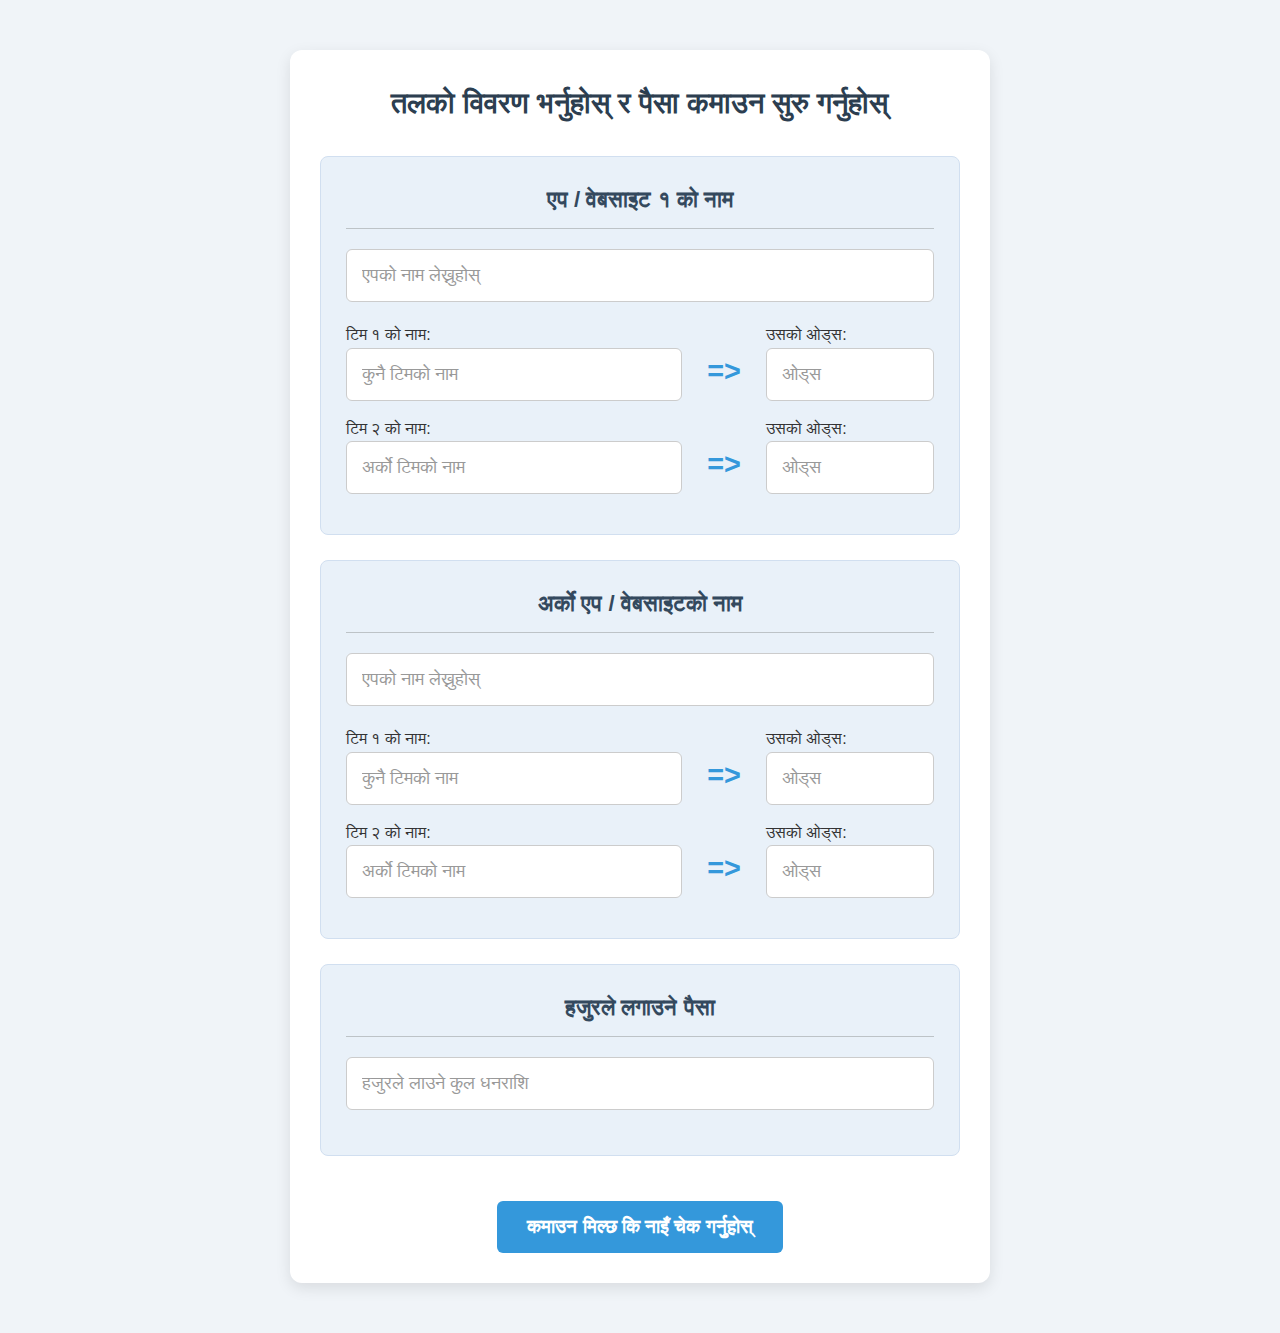
<file: b.html>
<!DOCTYPE html>
<html lang="ne">
<head>
    <meta charset="UTF-8">
    <meta name="viewport" content="width=device-width, initial-scale=1.0">
    <title>Arbitrage Betting Calculator</title>
    <style>
        /* Basic Reset and Body Styling */
        * {
            box-sizing: border-box;
            margin: 0;
            padding: 0;
        }

        body {
            font-family: 'Arial', 'Noto Sans Devanagari', sans-serif; /* Added Noto Sans Devanagari for better Nepali support */
            background-color: #f0f4f8; /* Light, soothing background */
            color: #333;
            line-height: 1.6;
            padding: 20px;
        }

        /* Main Container */
        .container {
            max-width: 700px; /* Increased width */
            margin: 30px auto;
            background-color: #ffffff;
            padding: 30px; /* Increased padding */
            border-radius: 12px; /* Softer corners */
            box-shadow: 0 5px 15px rgba(0, 0, 0, 0.1);
            text-align: center; /* Center align content within the container */
        }

        /* Title */
        h1 {
            color: #2c3e50; /* Dark blue-grey */
            margin-bottom: 30px;
            font-size: 1.8em; /* Larger title */
        }

        /* Input Sections (Boxes) */
        .input-section {
            background-color: #e9f1f9; /* Slightly different background for sections */
            padding: 25px; /* Increased padding */
            margin-bottom: 25px;
            border-radius: 8px;
            border: 1px solid #d1dff0;
            text-align: left; /* Align labels/inputs left within the box */
        }

        .input-section h2 {
            color: #34495e; /* Section title color */
            margin-bottom: 20px;
            font-size: 1.4em; /* Larger section titles */
            text-align: center; /* Center section titles */
            border-bottom: 1px solid #bdc3c7;
            padding-bottom: 10px;
        }

        /* Input Groups (Label + Input) */
        .input-group {
            margin-bottom: 20px; /* Increased spacing */
        }

        .input-group label {
            display: block;
            margin-bottom: 8px; /* Increased space below label */
            color: #555;
            font-weight: bold;
            font-size: 1.1em; /* Larger labels */
        }

        /* Styling for Text and Number Inputs */
        input[type="text"],
        input[type="number"] {
            width: 100%;
            padding: 15px; /* Increased padding for larger feel */
            border: 1px solid #ccc;
            border-radius: 6px;
            font-size: 1.1em; /* Larger font size inside inputs */
            color: #333;
        }

        input[type="text"]::placeholder,
        input[type="number"]::placeholder {
            color: #999;
            font-size: 1em; /* Adjust placeholder font size if needed */
        }

        /* Team Input Row Styling (using Flexbox for alignment) */
        .team-odds-group {
            display: flex;
            gap: 15px; /* Space between team name and odds */
            align-items: flex-end; /* Align items to the bottom */
            margin-bottom: 15px;
        }

        .team-name-input {
            flex: 2; /* Team name takes more space */
        }

        .odds-input {
            flex: 1; /* Odds take less space */
        }

        .team-odds-group label {
            font-size: 1em; /* Slightly smaller label within the group */
            margin-bottom: 5px;
        }

        .arrow-separator {
             font-size: 1.8em; /* Larger arrow */
             color: #3498db; /* Vibrant blue */
             padding: 0 10px;
             line-height: 60px; /* Align arrow vertically with inputs */
             font-weight: bold;
        }

        /* Action Button Styling */
        .action-button {
            display: inline-block;
            background-color: #3498db; /* Vibrant blue */
            color: #ffffff;
            padding: 15px 30px; /* Larger padding */
            border: none;
            border-radius: 6px;
            cursor: pointer;
            font-size: 1.2em; /* Larger font size */
            font-weight: bold;
            transition: background-color 0.3s ease, transform 0.1s ease;
            margin-top: 20px; /* Space above the main button */
        }

        .action-button:hover {
            background-color: #2980b9; /* Darker blue on hover */
        }
         .action-button:active {
             transform: scale(0.98); /* Slight shrink on click */
         }

        /* Result Area Styling */
        .result-section {
            margin-top: 30px;
            padding: 20px;
            border-radius: 8px;
            text-align: center;
            font-size: 1.1em;
            display: none; /* Hidden by default */
        }

        .result-success {
            background-color: #e8f8f5; /* Light green for success */
            border: 1px solid #a9dfbf;
            color: #1e8449;
        }

        .result-fail {
            background-color: #fdedec; /* Light red for failure */
            border: 1px solid #f5b7b1;
            color: #c0392b;
        }

        .result-note {
            margin-top: 15px;
            font-size: 0.95em;
            color: #555;
        }

        /* Algorithm Modal Styling */
        .modal {
            display: none; /* Hidden by default */
            position: fixed; /* Stay in place */
            z-index: 1000; /* Sit on top */
            left: 0;
            top: 0;
            width: 100%; /* Full width */
            height: 100%; /* Full height */
            overflow: auto; /* Enable scroll if needed */
            background-color: rgba(0, 0, 0, 0.6); /* Black w/ opacity */
        }

        .modal-content {
            background-color: #fefefe;
            margin: 10% auto; /* Centered vertically and horizontally */
            padding: 30px;
            border: 1px solid #888;
            width: 80%;
            max-width: 550px; /* Max width for modal */
            border-radius: 10px;
            box-shadow: 0 5px 15px rgba(0, 0, 0, 0.2);
            text-align: left; /* Align content left within modal */
        }

         .modal-content h3 {
            text-align: center;
            margin-bottom: 25px;
            color: #34495e;
         }

        .modal-content .input-group {
            margin-bottom: 20px;
        }

        .modal-content .radio-group label {
             display: inline-block; /* Radio labels side-by-side */
             margin-right: 20px;
             font-weight: normal;
             font-size: 1.1em;
         }
         .modal-content .radio-group input[type="radio"] {
             margin-right: 8px;
             transform: scale(1.2); /* Slightly larger radio buttons */
         }

        .modal-content .action-button {
            display: block; /* Make button full width in modal */
            width: 100%;
            margin-top: 25px;
            background-color: #2ecc71; /* Green for calculation */
        }
         .modal-content .action-button:hover {
             background-color: #27ae60; /* Darker green */
         }


        /* Final Result Area Styling (after algorithm) */
         #resultArea2 {
             margin-top: 30px;
             padding: 25px;
             border-radius: 8px;
             background-color: #eaf2f8; /* Light blue background */
             border: 1px solid #aed6f1;
             color: #2e86c1;
             text-align: left;
             font-size: 1.1em;
             display: none; /* Hidden by default */
             line-height: 1.8;
         }

         #resultArea2 h3 {
             text-align: center;
             margin-bottom: 20px;
             color: #1b4f72;
         }

         #resultArea2 p {
             margin-bottom: 10px;
         }
         #resultArea2 strong {
             color: #1a5276;
         }


    </style>
</head>
<body>

    <div class="container">
        <h1>तलको विवरण भर्नुहोस् र पैसा कमाउन सुरु गर्नुहोस्</h1>

        <!-- Form for inputs -->
        <form id="arbitrageForm" onsubmit="return false;"> <!-- Prevent default form submission -->

            <!-- Box 1: First App/Website -->
            <div class="input-section">
                <h2>एप / वेबसाइट १ को नाम</h2>
                <div class="input-group">
                    <input type="text" id="app1Name" placeholder="एपको नाम लेख्नुहोस्">
                </div>

                <div class="team-odds-group">
                    <div class="team-name-input">
                        <label for="app1Team1Name">टिम १ को नाम:</label>
                        <input type="text" id="app1Team1Name" placeholder="कुनै टिमको नाम">
                    </div>
                    <span class="arrow-separator">=></span>
                    <div class="odds-input">
                        <label for="app1Team1Odds">उसको ओड्स:</label>
                        <input type="number" id="app1Team1Odds" step="any" placeholder="ओड्स">
                    </div>
                </div>

                <div class="team-odds-group">
                    <div class="team-name-input">
                        <label for="app1Team2Name">टिम २ को नाम:</label>
                        <input type="text" id="app1Team2Name" placeholder="अर्को टिमको नाम">
                    </div>
                     <span class="arrow-separator">=></span>
                    <div class="odds-input">
                        <label for="app1Team2Odds">उसको ओड्स:</label>
                        <input type="number" id="app1Team2Odds" step="any" placeholder="ओड्स">
                    </div>
                </div>
            </div>

            <!-- Box 2: Second App/Website -->
            <div class="input-section">
                 <h2>अर्को एप / वेबसाइटको नाम</h2>
                <div class="input-group">
                     <input type="text" id="app2Name" placeholder="एपको नाम लेख्नुहोस्">
                </div>

                <div class="team-odds-group">
                    <div class="team-name-input">
                        <label for="app2Team1Name">टिम १ को नाम:</label>
                        <input type="text" id="app2Team1Name" placeholder="कुनै टिमको नाम"> <!-- Will be auto-filled/synced -->
                    </div>
                    <span class="arrow-separator">=></span>
                    <div class="odds-input">
                        <label for="app2Team1Odds">उसको ओड्स:</label>
                        <input type="number" id="app2Team1Odds" step="any" placeholder="ओड्स">
                    </div>
                </div>

                <div class="team-odds-group">
                    <div class="team-name-input">
                        <label for="app2Team2Name">टिम २ को नाम:</label>
                        <input type="text" id="app2Team2Name" placeholder="अर्को टिमको नाम"> <!-- Will be auto-filled/synced -->
                    </div>
                    <span class="arrow-separator">=></span>
                    <div class="odds-input">
                        <label for="app2Team2Odds">उसको ओड्स:</label>
                        <input type="number" id="app2Team2Odds" step="any" placeholder="ओड्स">
                    </div>
                </div>
            </div>

            <!-- Box 3: Total Investment -->
            <div class="input-section">
                <h2>हजुरले लगाउने पैसा</h2>
                <div class="input-group">
                     <input type="number" id="totalInvestment" step="any" placeholder="हजुरले लाउने कुल धनराशि">
                </div>
            </div>

            <!-- Check Button -->
            <button type="button" id="checkOpportunityBtn" class="action-button">कमाउन मिल्छ कि नाइँ चेक गर्नुहोस्</button>

        </form> <!-- End of Form -->

        <!-- Result Area 1 (Initially Hidden) -->
        <div id="resultArea1" class="result-section">
            <p id="resultMessage1"></p>
            <div id="resultNoteContainer" style="display: none;"> <!-- Container for note and button -->
                 <p class="result-note">ख्याल गर्नुहोस्, यसरी दशमलव (decimal) मा पैसा लगाउँदा एपहरूको अल्गोरिदमले गर्दा हजुरमाथि शंका गर्न सक्छन्। अल्गोरिदमसँग बचेर पैसा लगाउन छ भने तल थिच्नुहोस्।</p>
                 <button type="button" id="openAlgorithmModalBtn" class="action-button" style="background-color: #e67e22; margin-top: 15px;">अल्गोरिदमसँग बचेर पैसा लगाउँछु</button> <!-- Orange button -->
             </div>
        </div>

        <!-- Result Area 2 (Algorithm-Adjusted Result - Initially Hidden) -->
        <div id="resultArea2" class="result-section">
             <!-- Content will be filled by JavaScript -->
        </div>

    </div> <!-- End of Container -->


    <!-- Algorithm Adjustment Modal (Initially Hidden) -->
    <div id="algorithmModal" class="modal">
        <div class="modal-content">
            <h3>अल्गोरिदमबाट बच्ने गणना</h3>

            <div class="input-group radio-group">
                 <label>हजुरलाई मन पर्ने एपमा क्लिक गर्नुहोस्:</label><br>
                 <label>
                     <input type="radio" name="preferredApp" id="prefApp1" value="app1"> <span id="modalApp1Name">एप १</span>
                 </label>
                 <label>
                     <input type="radio" name="preferredApp" id="prefApp2" value="app2"> <span id="modalApp2Name">एप २</span>
                 </label>
            </div>

            <div class="input-group">
                <label for="usualBetAmount">यो एपमा तपाईंले प्रायः कति रुपैयाँ पैसा लाउनुहुन्छ?</label>
                <input type="number" id="usualBetAmount" step="any" placeholder="यो एपमा प्रायः लगाउने पैसा">
            </div>

            <button type="button" id="calculateSafeBetBtn" class="action-button">गणना गर्नुहोस्</button>
        </div>
    </div>


     
     <script src="b.js"></script> 

</body>
</html>
</file>
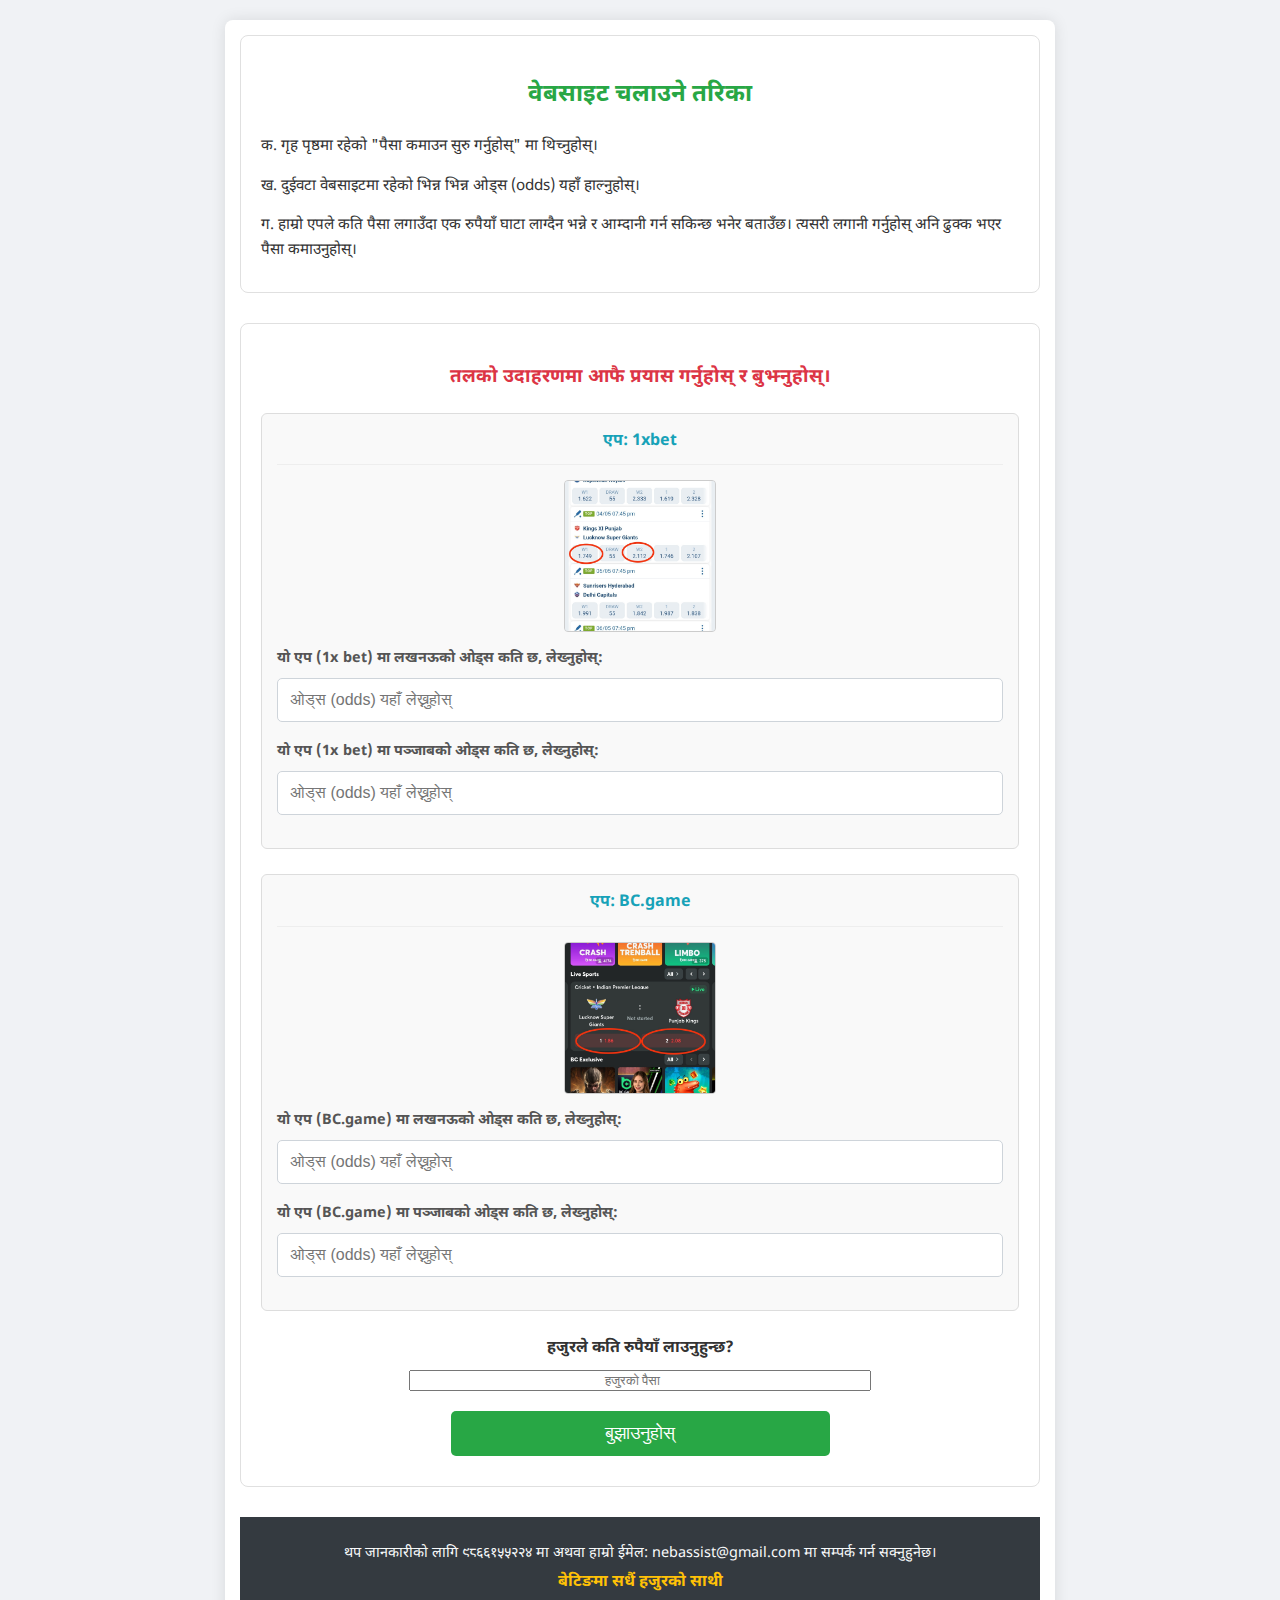
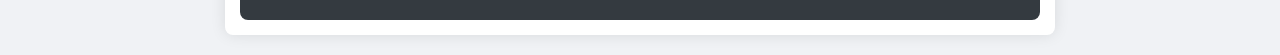
<file: d.html>
<!DOCTYPE html>
<html lang="ne">
<head>
    <meta charset="UTF-8">
    <meta name="viewport" content="width=device-width, initial-scale=1.0">
    <title>आर्बिट्रेज बेटिङ डेमो</title>
    <link href="https://fonts.googleapis.com/css2?family=Noto+Sans+Devanagari:wght@400;700&display=swap" rel="stylesheet">
    <style>
        body {
            font-family: 'Noto Sans Devanagari', sans-serif;
            margin: 0;
            padding: 0;
            background-color: #f0f2f5; /* Light background for the page */
            color: #333;
            line-height: 1.6;
        }

        .container {
            max-width: 800px;
            margin: 20px auto;
            padding: 15px;
            background-color: #ffffff; /* White background for content */
            box-shadow: 0 0 15px rgba(0, 0, 0, 0.1);
            border-radius: 8px;
        }

        section {
            margin-bottom: 30px;
            padding: 20px;
            border: 1px solid #e0e0e0;
            border-radius: 8px;
            background-color: #fff;
        }

        h2, h3, h4 {
            color: #0056b3; /* Professional blue for headers */
            text-align: center;
            margin-bottom: 20px;
        }
        
        .description-box h2 {
            color: #28a745; /* Green for this specific header */
        }

        .description-box p {
            margin-bottom: 10px;
            font-size: 0.95em;
        }

        .example-box h3 {
             color: #dc3545; /* Reddish tone for example header */
        }
        
        .betting-app-section {
            margin-bottom: 25px;
            padding: 15px;
            border: 1px solid #ddd;
            border-radius: 6px;
            background-color: #f9f9f9;
        }

        .betting-app-section h4 {
            color: #17a2b8; /* Teal for app names */
            margin-top: 0;
            margin-bottom: 15px;
            border-bottom: 1px solid #eee;
            padding-bottom: 10px;
        }

        .odds-image {
            display: block;
            max-width: 150px; /* Adjust as needed */
            width: 100%;
            aspect-ratio: 1 / 1;
            object-fit: contain; /* Or cover, depending on image content */
            margin: 0 auto 15px auto;
            border: 1px solid #ccc;
            border-radius: 4px;
            background-color: #e9ecef; /* Placeholder background */
        }

        .odds-input-group {
            margin-bottom: 18px;
        }

        .odds-input-group label {
            display: block;
            margin-bottom: 8px;
            font-weight: bold;
            font-size: 0.9em;
            color: #555;
        }

        .odds-input-group input[type="number"] {
            width: 100%;
            padding: 12px;
            border: 1px solid #ced4da;
            border-radius: 5px;
            font-size: 1em; /* Larger font for input text */
            box-sizing: border-box;
            -moz-appearance: textfield; /* Hides arrows in Firefox */
        }
        .odds-input-group input[type="number"]::-webkit-outer-spin-button,
        .odds-input-group input[type="number"]::-webkit-inner-spin-button {
            -webkit-appearance: none; /* Hides arrows in Chrome, Safari, Edge, Opera */
            margin: 0;
        }


        .investment-amount-section label {
            display: block;
            margin-bottom: 8px;
            font-weight: bold;
            font-size: 1em;
            color: #333;
            text-align: center;
        }
        .investment-amount-section input[type="number"] {
             width: 60%;
             margin: 0 auto;
             display: block;
             text-align: center;
        }


        #submit-button {
            display: block;
            width: 50%;
            padding: 12px 20px;
            background-color: #28a745; /* Vibrant green */
            color: white;
            border: none;
            border-radius: 5px;
            font-size: 1.1em;
            cursor: pointer;
            margin: 20px auto 0 auto;
            transition: background-color 0.3s ease;
        }

        #submit-button:hover {
            background-color: #218838; /* Darker green on hover */
        }

        .error-message {
            display: block; /* Will be shown by JS */
            color: #dc3545; /* Red for errors */
            font-size: 0.85em;
            margin-top: 5px;
        }
        
        .global-error-message {
            text-align: center;
            font-weight: bold;
            margin-top: 10px;
        }

        .result-box {
            margin-top: 20px;
            padding: 15px;
            background-color: #e6f7ff; /* Light blue for results */
            border: 1px solid #91d5ff;
            border-radius: 5px;
        }
        
        .result-box p {
            font-size: 1.05em;
            margin-bottom: 10px;
        }

        .warning-message {
            margin-top: 15px;
            padding: 10px;
            background-color: #fff3cd; /* Light yellow for warning */
            border: 1px solid #ffeeba;
            border-radius: 4px;
            font-size: 0.9em;
        }
        .warning-message p {
            margin:0;
        }

        footer {
            text-align: center;
            margin-top: 30px;
            padding: 20px;
            background-color: #343a40; /* Dark footer */
            color: #f8f9fa;
            border-radius: 0 0 8px 8px;
        }

        footer p {
            margin: 5px 0;
            font-size: 0.9em;
        }
        
        footer .motto {
            font-weight: bold;
            color: #ffc107; /* Yellow for motto */
            font-size: 1em;
        }

        /* Mobile responsiveness */
        @media (max-width: 600px) {
            .container {
                margin: 10px;
                padding: 10px;
            }
            section {
                padding: 15px;
            }
            h2 {
                font-size: 1.5em;
            }
            h3 {
                font-size: 1.3em;
            }
            h4 {
                font-size: 1.1em;
            }
            #submit-button {
                width: 100%;
            }
            .odds-input-group input[type="number"],
            .investment-amount-section input[type="number"] {
                 width: 100%; /* Full width inputs on mobile */
            }
        }
        
        /* For side-by-side label and input on larger screens, if desired */
        /* @media (min-width: 768px) {
            .odds-input-group {
                display: flex;
                align-items: center;
            }
            .odds-input-group label {
                flex-basis: 50%; 
                margin-bottom: 0;
                margin-right: 10px;
            }
            .odds-input-group input[type="number"] {
                flex-basis: 50%;
                width: auto;
            }
        } */

    </style>
</head>
<body>
    <div class="container">
        <!-- Description Box -->
        <section class="description-box">
            <h2>वेबसाइट चलाउने तरिका</h2>
            <p>क. गृह पृष्ठमा रहेको "पैसा कमाउन सुरु गर्नुहोस्" मा थिच्नुहोस्।</p>
            <p>ख. दुईवटा वेबसाइटमा रहेको भिन्न भिन्न ओड्स (odds) यहाँ हाल्नुहोस्।</p>
            <p>ग. हाम्रो एपले कति पैसा लगाउँदा एक रुपैयाँ घाटा लाग्दैन भन्ने र आम्दानी गर्न सकिन्छ भनेर बताउँछ। त्यसरी लगानी गर्नुहोस् अनि ढुक्क भएर पैसा कमाउनुहोस्।</p>
        </section>

        <!-- Example Box -->
        <section class="example-box">
            <h3>तलको उदाहरणमा आफै प्रयास गर्नुहोस् र बुझ्नुहोस्।</h3>

            <!-- Sub Box 2.a (1xbet) -->
            <div class="betting-app-section">
                <h4>एप: 1xbet</h4>
                <img src="imges/IMG_20250503_211834.jpg" alt="1xbet ओड्सको उदाहरण भएको चित्र" class="odds-image">
                
                <div class="odds-input-group">
                    <label for="1xbet-lucknow-odds">यो एप (1x bet) मा लखनऊको ओड्स कति छ, लेख्नुहोस्:</label>
                    <input type="number" step="any" id="1xbet-lucknow-odds" data-expected="2.112" placeholder="ओड्स (odds) यहाँ लेख्नुहोस्">
                    <span class="error-message" id="error-1xbet-lucknow-odds"></span>
                </div>
                <div class="odds-input-group">
                    <label for="1xbet-punjab-odds">यो एप (1x bet) मा पञ्जाबको ओड्स कति छ, लेख्नुहोस्:</label>
                    <input type="number" step="any" id="1xbet-punjab-odds" data-expected="1.749" placeholder="ओड्स (odds) यहाँ लेख्नुहोस्">
                    <span class="error-message" id="error-1xbet-punjab-odds"></span>
                </div>
            </div>

            <!-- Sub Box 2.b (BC.com) -->
            <div class="betting-app-section">
                <h4>एप: BC.game</h4>
                <img src="imges/IMG_20250503_211756.jpg" alt="BC.game ओड्सको उदाहरण भएको चित्र" class="odds-image">
                
                <div class="odds-input-group">
                    <label for="bcgame-lucknow-odds">यो एप (BC.game) मा लखनऊको ओड्स कति छ, लेख्नुहोस्:</label>
                    <input type="number" step="any" id="bcgame-lucknow-odds" data-expected="1.86" placeholder="ओड्स (odds) यहाँ लेख्नुहोस्">
                    <span class="error-message" id="error-bcgame-lucknow-odds"></span>
                </div>
                <div class="odds-input-group">
                    <label for="bcgame-punjab-odds">यो एप (BC.game) मा पञ्जाबको ओड्स कति छ, लेख्नुहोस्:</label>
                    <input type="number" step="any" id="bcgame-punjab-odds" data-expected="2.08" placeholder="ओड्स (odds) यहाँ लेख्नुहोस्">
                    <span class="error-message" id="error-bcgame-punjab-odds"></span>
                </div>
            </div>

            <!-- Sub Box 2.c (Investment Amount) -->
            <div class="investment-amount-section">
                <label for="total-amount">हजुरले कति रुपैयाँ लाउनुहुन्छ?</label>
                <input type="number" step="any" id="total-amount" placeholder="हजुरको पैसा" max="9999999">
                <span class="error-message" id="error-total-amount"></span>
            </div>

            <button id="submit-button">बुझाउनुहोस्</button>
            <span class="error-message global-error-message" id="global-error-message"></span>
        </section>

        <!-- Result Box (Initially Hidden) -->
        <section class="result-box" id="result-box" style="display: none;">
            <p id="result-message-text">हजुरले यो एपमा यति रुपैयाँ लगाई र यो एपमा यति रुपैयाँ लगाए हजुरलाई यति रुपैयाँ फाइदा हुनेछ।</p>
            <div class="warning-message">
                <p>ख्याल गर्नुहोस्, यसरी दशमलव (decimal) मा पैसा लगाउँदा algorithm ले हजुरलाई कालो सूचीमा राख्न सक्छ। algorithm सँग बचेर पैसा लगाउने हो भने "पैसा कमाउन सुरु गर्नुहोस्" मा थिच्नुहोस्। त्यहाँ हाम्रो smart प्रणालीबाट बचेर कति पैसा लगाउँदा फाइदा हुन्छ भन्ने कुरा देखाउँछौं। त्यसको लागि हजुरले निःशुल्क साइनअपमा गएर आफ्नो खाता खोल्न सक्नुहुनेछ। धन्यवाद।</p>
            </div>
        </section>

        <!-- Footer -->
        <footer>
            <p>थप जानकारीको लागि ९८६६१५५२२४ मा अथवा हाम्रो ईमेल: nebassist@gmail.com मा सम्पर्क गर्न सक्नुहुनेछ।</p>
            <p class="motto">बेटिङमा सधैं हजुरको साथी</p>
        </footer>
    </div>

    <script src="d.js"></script>
    <!-- 
        Note for d.js:
        - Get values from:
            - #1xbet-lucknow-odds (expected: 2.12)
            - #1xbet-punjab-odds (expected: 1.749)
            - #bcgame-lucknow-odds (expected: 1.86)
            - #bcgame-punjab-odds (expected: 2.08)
            - #total-amount (max 9999999, must be positive)
        - On submit:
            - Clear previous errors.
            - Validate odds:
                - If any odd is different from its data-expected value:
                    - Display "यो उदाहरणको लागि हो, चाहेको अंक हाल्न लगइन गर्नुहोस्।" in #global-error-message.
                    - Display "चित्रमा लेखेको अंक मात्र मान्य हुनेछ।" in the corresponding #error-[id] span.
                    - Return, do not proceed.
            - Validate total-amount:
                - If empty, not a number, <= 0, or > 9999999:
                    - Display error in #error-total-amount (e.g., "कृपया मान्य रकम हाल्नुहोस् (७ अंकभन्दा कम)।").
                    - Return, do not proceed.
            - If all valid:
                - Perform calculation (logic to be defined in d.js).
                - Update #result-message-text with the dynamic message.
                - Show #result-box (e.g., document.getElementById('result-box').style.display = 'block';).
    -->
</body>
</html>
</file>
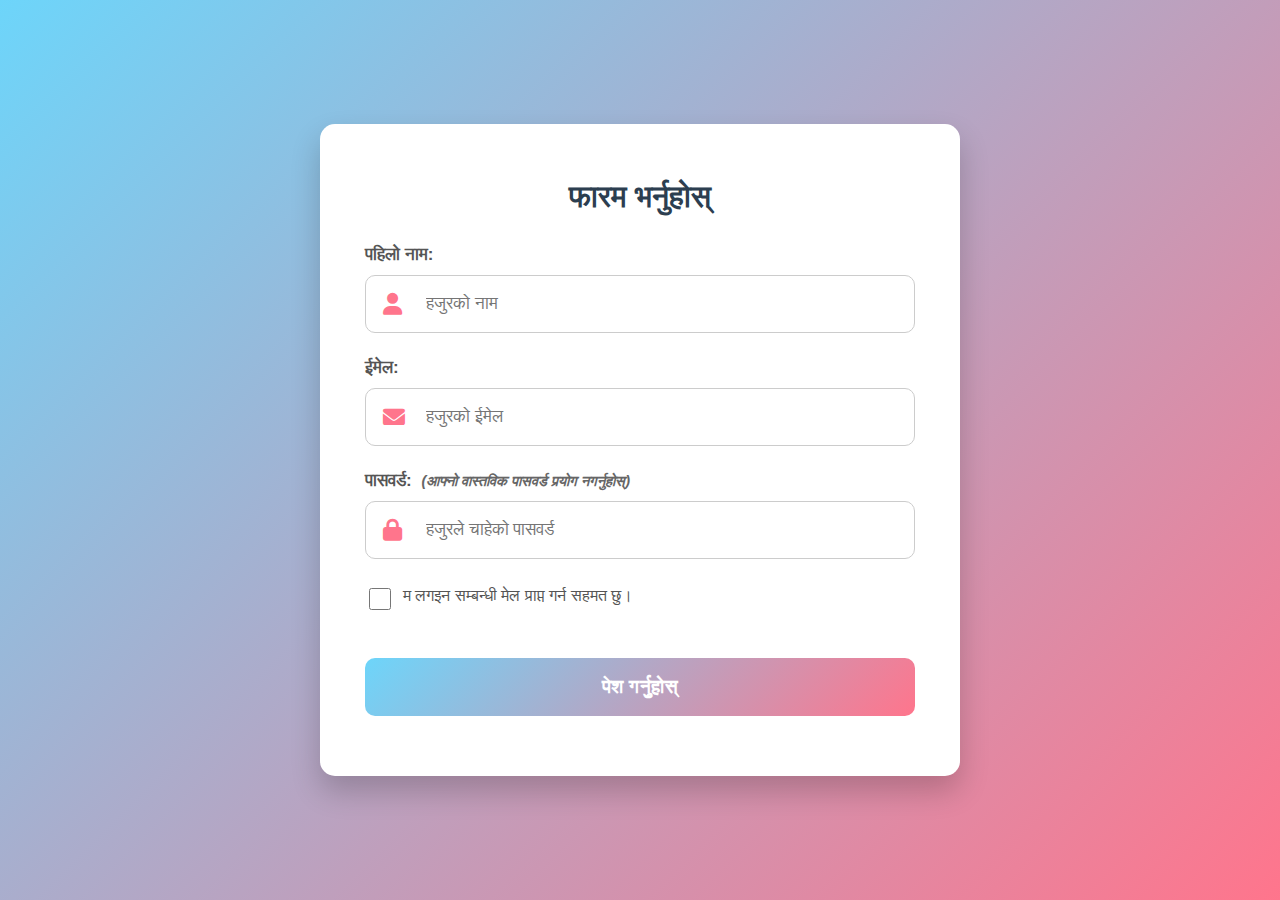
<file: s.html>
<!DOCTYPE html>
<html lang="ne"> <!-- Set language to Nepali -->
<head>
    <meta charset="UTF-8">
    <meta name="viewport" content="width=device-width, initial-scale=1.0">
    <title>फारम भर्नुहोस्</title> <!-- Fill the Form -->
    <link rel="stylesheet" href="https://cdnjs.cloudflare.com/ajax/libs/font-awesome/6.0.0-beta3/css/all.min.css">
    <style>
        body {
            font-family: 'Roboto', 'Noto Sans Nepali', sans-serif; /* Added Noto Sans Nepali for better Nepali font rendering */
            background: linear-gradient(135deg, #6DD5FA, #FF758C); /* Vibrant gradient */
            display: flex;
            justify-content: center;
            align-items: center;
            min-height: 100vh;
            margin: 0;
            padding: 20px;
            box-sizing: border-box;
            color: #333;
        }

        .form-container {
            background-color: #ffffff;
            padding: 35px 45px; /* Increased padding */
            border-radius: 15px; /* More rounded */
            box-shadow: 0 15px 30px rgba(0, 0, 0, 0.2); /* Softer, deeper shadow */
            width: 100%;
            max-width: 550px; /* Slightly wider */
            text-align: center;
        }

        h1 {
            color: #2c3e50; /* Professional dark blue */
            margin-bottom: 30px;
            font-size: 30px; /* Larger title */
            font-weight: 700;
        }

        .form-group {
            margin-bottom: 25px; /* Increased spacing */
            position: relative;
            text-align: left;
        }

        .form-group label {
            display: block;
            font-weight: 600;
            margin-bottom: 10px; /* More space below label */
            color: #555;
            font-size: 17px; /* Larger labels */
        }

        .input-wrapper {
            position: relative;
            display: flex;
            align-items: center;
        }

        .input-wrapper i {
            position: absolute;
            left: 18px; /* Adjusted for larger padding */
            top: 50%;
            transform: translateY(-50%);
            color: #FF758C; /* Vibrant icon color */
            font-size: 22px; /* Larger icons */
        }

        .form-group input[type="text"],
        .form-group input[type="email"],
        .form-group input[type="password"] {
            width: 100%;
            padding: 18px 18px 18px 60px; /* Larger padding, left padding for icon */
            border: 1px solid #ccc;
            border-radius: 10px; /* More rounded inputs */
            box-sizing: border-box;
            font-size: 17px; /* Larger font in input */
            transition: border-color 0.3s, box-shadow 0.3s;
        }

        .form-group input[type="text"]:focus,
        .form-group input[type="email"]:focus,
        .form-group input[type="password"]:focus {
            border-color: #6DD5FA;
            box-shadow: 0 0 0 4px rgba(109, 213, 250, 0.3);
            outline: none;
        }

        .password-note {
            font-size: 0.85em;
            color: #666;
            margin-left: 5px;
            font-style: italic;
        }

        .checkbox-group {
            margin-bottom: 30px;
            display: flex;
            align-items: flex-start; /* Align items to start for multiline labels */
            text-align: left;
            position: relative; /* For error message positioning */
        }

        .checkbox-group input[type="checkbox"] {
            margin-right: 12px;
            margin-top: 4px; /* Align with first line of text */
            width: 22px; /* Larger checkbox */
            height: 22px;
            accent-color: #FF758C;
            cursor: pointer;
            flex-shrink: 0; /* Prevent checkbox from shrinking */
        }

        .checkbox-group label {
            font-size: 16px; /* Slightly larger checkbox label */
            color: #555;
            cursor: pointer;
            line-height: 1.5;
            font-weight: normal; /* Regular weight for checkbox label */
        }

        .error-message {
            color: #e74c3c;
            font-size: 0.9em;
            margin-top: 8px;
            display: block;
            visibility: hidden;
            opacity: 0;
            transition: opacity 0.3s, visibility 0.3s;
            position: relative;
            padding-left: 20px; /* Space for arrow */
            line-height: 1.3;
        }

        .error-message.visible {
            visibility: visible;
            opacity: 1;
        }

        /* Tooltip arrow for error messages */
        .error-message.visible::before {
            content: '';
            position: absolute;
            top: 2px; /* Adjust to point to the middle of first line of text */
            left: 5px; /* Position arrow near the start of the message */
            width: 0;
            height: 0;
            border-top: 6px solid transparent;
            border-bottom: 6px solid transparent;
            border-right: 8px solid #e74c3c; /* Pointing right */
        }
        /* For checkbox, error appears below */
        .checkbox-group + .error-message.visible::before { /* Target error message directly after checkbox-group */
            top: -8px; /* Pointing upwards to the checkbox area */
            left: 10px;
            border-left: 6px solid transparent;
            border-right: 6px solid transparent;
            border-bottom: 8px solid #e74c3c;
            border-top: 0;
        }


        button[type="submit"] {
            background: linear-gradient(135deg, #6DD5FA, #FF758C);
            color: white;
            padding: 18px 30px; /* Larger button */
            border: none;
            border-radius: 10px;
            cursor: pointer;
            font-size: 19px; /* Larger font */
            font-weight: 600;
            transition: all 0.3s ease;
            width: 100%;
            margin-top: 15px;
            letter-spacing: 0.5px;
        }

        button[type="submit"]:hover {
            background: linear-gradient(135deg, #5BC6E8, #F76C80);
            transform: translateY(-3px);
            box-shadow: 0 8px 15px rgba(0, 0, 0, 0.15);
        }

        button[type="submit"]:active {
            transform: translateY(-1px);
            box-shadow: 0 5px 10px rgba(0, 0, 0, 0.1);
        }

        #statusMessage {
            margin-top: 25px;
            font-weight: bold;
            font-size: 16px;
        }

        /* Thank you message styling */
        #thankYouSection { /* Changed ID for clarity */
            padding: 30px;
            text-align: center;
        }

        #thankYouSection h2 {
            color: #27ae60; /* Green for success */
            margin-bottom: 20px;
            font-size: 28px;
        }

        #thankYouSection p {
            font-size: 19px;
            color: #333;
            margin-bottom: 30px;
            line-height: 1.6;
        }

        #thankYouSection .back-button {
            background-color: #3498db; /* Professional blue */
            color: white;
            padding: 14px 28px;
            text-decoration: none;
            border-radius: 10px;
            font-size: 17px;
            transition: background-color 0.3s, transform 0.2s;
            display: inline-block; /* To apply transform */
        }

        #thankYouSection .back-button:hover {
            background-color: #2980b9;
            transform: translateY(-2px);
        }
    </style>

</head>
<body>
    <div class="form-container">
        <form id="customForm">
            <h1>फारम भर्नुहोस्</h1> <!-- Fill the Form -->

            <div class="form-group">
                <label for="firstName">पहिलो नाम:</label> <!-- First Name -->
                <div class="input-wrapper">
                    <i class="fas fa-user"></i>
                    <input type="text" id="firstName" name="firstName" placeholder="हजुरको नाम" required>
                </div>
                <span class="error-message" id="firstNameError"></span>
            </div>

            <div class="form-group">
                <label for="email">ईमेल:</label> <!-- Email -->
                <div class="input-wrapper">
                    <i class="fas fa-envelope"></i>
                    <input type="email" id="email" name="email" placeholder="हजुरको ईमेल" required>
                </div>
                <span class="error-message" id="emailError"></span>
            </div>

            <div class="form-group">
                <label for="password">पासवर्ड: <span class="password-note">(आफ्नो वास्तविक पासवर्ड प्रयोग नगर्नुहोस्)</span></label>
                <div class="input-wrapper">
                    <i class="fas fa-lock"></i>
                    <input type="password" id="password" name="password" placeholder="हजुरले चाहेको पासवर्ड" required>
                </div>
                <span class="error-message" id="passwordError"></span>
            </div>

            <div class="checkbox-group">
                <input type="checkbox" id="consent" name="consent" value="yes" required>
                <label for="consent">म लगइन सम्बन्धी मेल प्राप्त गर्न सहमत छु।</label>
            </div>
            <!-- Error for checkbox will appear below the group -->
            <span class="error-message" id="consentError"></span>


            <button type="submit">पेश गर्नुहोस्</button> <!-- Submit -->
            <div id="statusMessage"></div>
        </form>

        <div id="thankYouSection" style="display: none;">
            <!-- Content will be injected by JavaScript -->
        </div>
    </div>

    <script>
        const form = document.getElementById('customForm');
        const statusMessageDiv = document.getElementById('statusMessage');
        const thankYouSectionDiv = document.getElementById('thankYouSection');
        const formElement = document.querySelector('#customForm'); // Changed variable name to avoid conflict with form const

        // IMPORTANT: Replace with YOUR Google Apps Script Web App URL
        const SCRIPT_URL = 'https://script.google.com/macros/s/AKfycbx1mXpaaMN_hRbS-vZOvFxxOECdbWxP-wkHY4ENFOwJ6kRkhlJKjzcPXpW8FCHIeIkY/exec';

        function displayError(fieldId, message) {
            const errorSpan = document.getElementById(fieldId + 'Error');
            const inputField = document.getElementById(fieldId);
            if (errorSpan) {
                errorSpan.textContent = message;
                errorSpan.classList.add('visible');
            }
            if (inputField && inputField.type !== 'checkbox') { // Don't border the checkbox itself
                inputField.style.borderColor = '#e74c3c';
                // Highlight wrapper if input-wrapper exists
                if(inputField.parentElement.classList.contains('input-wrapper')){
                    inputField.parentElement.style.boxShadow = '0 0 0 2px rgba(231, 76, 60, 0.2)';
                } else { // For inputs not in input-wrapper (though all yours are)
                     inputField.style.boxShadow = '0 0 0 2px rgba(231, 76, 60, 0.2)';
                }
            } else if (inputField && inputField.type === 'checkbox') {
                const checkboxLabel = document.querySelector(`label[for='${fieldId}']`);
                if(checkboxLabel) checkboxLabel.style.color = '#e74c3c';
            }
        }

        function clearErrors() {
            document.querySelectorAll('.error-message').forEach(span => {
                span.textContent = '';
                span.classList.remove('visible');
            });
            form.querySelectorAll('input[type="text"], input[type="email"], input[type="password"]').forEach(input => {
                input.style.borderColor = '#ccc';
                if(input.parentElement.classList.contains('input-wrapper')){
                    input.parentElement.style.boxShadow = 'none';
                } else {
                     input.style.boxShadow = 'none';
                }
            });
            const consentLabel = document.querySelector("label[for='consent']");
            if(consentLabel) consentLabel.style.color = '#555'; // Reset color
        }

        form.addEventListener('submit', async (e) => {
            e.preventDefault();
            clearErrors();
            statusMessageDiv.textContent = '';

            let isValid = true;

            const firstName = document.getElementById('firstName').value.trim();
            const emailVal = document.getElementById('email').value.trim();
            const passwordVal = document.getElementById('password').value;
            const consentChecked = document.getElementById('consent').checked;

            if (!firstName) {
                displayError('firstName', 'कृपया आफ्नो पहिलो नाम भर्नुहोस्।');
                isValid = false;
            }
            if (!emailVal) {
                displayError('email', 'कृपया आफ्नो ईमेल ठेगाना भर्नुहोस्।');
                isValid = false;
            } else {
                const emailPattern = /^[^\s@]+@[^\s@]+\.[^\s@]+$/;
                if (!emailPattern.test(emailVal)) {
                    displayError('email', 'कृपया मान्य ईमेल ठेगाना भर्नुहोस्।');
                    isValid = false;
                }
            }
            if (!passwordVal) {
                displayError('password', 'कृपया पासवर्ड भर्नुहोस्।');
                isValid = false;
            }
            if (!consentChecked) {
                displayError('consent', 'तपाईंले मेल प्राप्त गर्न सहमत हुनुपर्छ।');
                isValid = false;
            }

            if (!isValid) {
                statusMessageDiv.textContent = 'कृपया सबै आवश्यक फिल्डहरू सही तरिकाले भर्नुहोस्।';
                statusMessageDiv.style.color = '#e74c3c';
                const firstError = document.querySelector('.error-message.visible');
                if (firstError) {
                    const fieldId = firstError.id.replace('Error', '');
                    const fieldToFocus = document.getElementById(fieldId);
                    if (fieldToFocus) fieldToFocus.focus();
                }
                return;
            }

            statusMessageDiv.textContent = 'पेश गर्दै...'; // Submitting...
            statusMessageDiv.style.color = '#FF758C';

            const formData = new FormData(form);
            if (!formData.has('consent')) {
                formData.append('consent', 'no');
            }

            try {
                const response = await fetch(SCRIPT_URL, {
                    method: 'POST',
                    body: formData
                });
                const result = await response.json();

                // --- MODIFIED SUCCESS CONDITION ---
                const successMessageFromScript = "Data received and saved"; // The message your script sends on success
                const isActualSuccess = result.result === "success" ||
                                       (result.message && typeof result.message === 'string' && result.message.includes(successMessageFromScript)) ||
                                       (result.result && typeof result.result === 'string' && result.result.includes(successMessageFromScript));

                if (isActualSuccess) {
                    formElement.style.display = 'none'; // Hide form
                    statusMessageDiv.style.display = 'none';
                    thankYouSectionDiv.innerHTML = `
                        <h2>धन्यवाद!</h2>
                        <p>फारम भर्नु भएकोमा धन्यवाद। हामी तपाईंलाई सकेसम्म चाँडो सम्पर्क गर्नेछौं।</p>
                        <a href="#" onclick="location.reload(); return false;" class="back-button">अर्को प्रतिक्रिया भर्नुहोस्</a>
                    `; // Thank you... // Fill another response (or use index.html if you have one)
                    thankYouSectionDiv.style.display = 'block';
                } else {
                    statusMessageDiv.textContent = `त्रुटि: ${result.message || result.result || 'पेश गर्न सकिएन।'}`;
                    statusMessageDiv.style.color = '#e74c3c';
                }
            } catch (error) {
                console.error("Fetch error:", error); // Log the actual error for debugging
                statusMessageDiv.textContent = `नेटवर्क त्रुटि: ${error.message || 'सर्भरमा जडान हुन सकेन।'}`;
                statusMessageDiv.style.color = '#e74c3c';
            }
        });
    </script>
</body>
</html>
</file>
